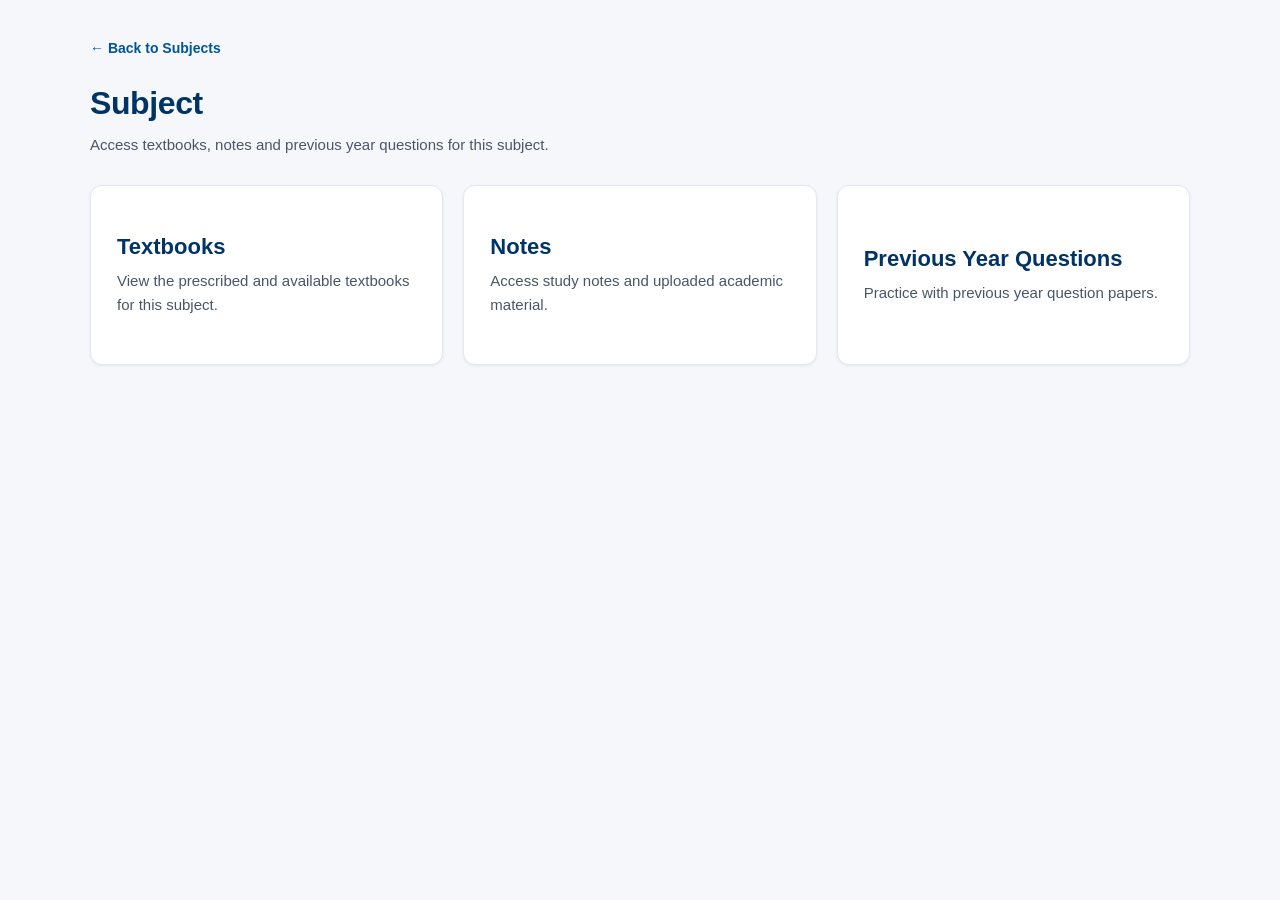
<file: subject-details.html>
<!DOCTYPE html>
<html lang="en">

<head>
    <meta charset="UTF-8">
    <meta name="viewport" content="width=device-width, initial-scale=1.0">

    <title>Subject | Student Semester Command Center</title>

    <link rel="stylesheet" href="style.css">
</head>

<body>

    <main class="container">

        <!-- Back to Subjects -->
        <a href="subjects.html" class="back-link">
            ← Back to Subjects
        </a>


        <!-- Subject Header -->
        <h1 id="subjectTitle">
            Subject
        </h1>

        <p class="subtitle">
            Access textbooks, notes and previous year questions for this subject.
        </p>


        <!-- Subject Resources -->
        <div class="option-cards">

            <!-- Textbooks -->
            <div
                class="option-card"
                onclick="openResource('textbook.html')"
            >

                <h2>Textbooks</h2>

                <p>
                    View the prescribed and available textbooks for this subject.
                </p>

            </div>


            <!-- Notes -->
            <div
                class="option-card"
                onclick="openResource('notes.html')"
            >

                <h2>Notes</h2>

                <p>
                    Access study notes and uploaded academic material.
                </p>

            </div>


            <!-- PYQs -->
            <div
                class="option-card"
                onclick="openResource('pyq.html')"
            >

                <h2>Previous Year Questions</h2>

                <p>
                    Practice with previous year question papers.
                </p>

            </div>

        </div>

    </main>


    <script>

        /* ==========================================
           GET SUBJECT FROM URL
           ========================================== */

        const params =
            new URLSearchParams(
                window.location.search
            );


        const subject =
            params.get("name");


        const subjectTitle =
            document.getElementById("subjectTitle");


        if (subject) {

            subjectTitle.textContent =
                subject;

        } else {

            subjectTitle.textContent =
                "Subject";

        }


        /* ==========================================
           OPEN RESOURCE
           ========================================== */

        function openResource(page) {

            if (!subject) {

                alert(
                    "No subject was selected."
                );

                return;
            }


            window.location.href =
                page +
                "?name=" +
                encodeURIComponent(subject);

        }

    </script>

</body>

</html>
</file>
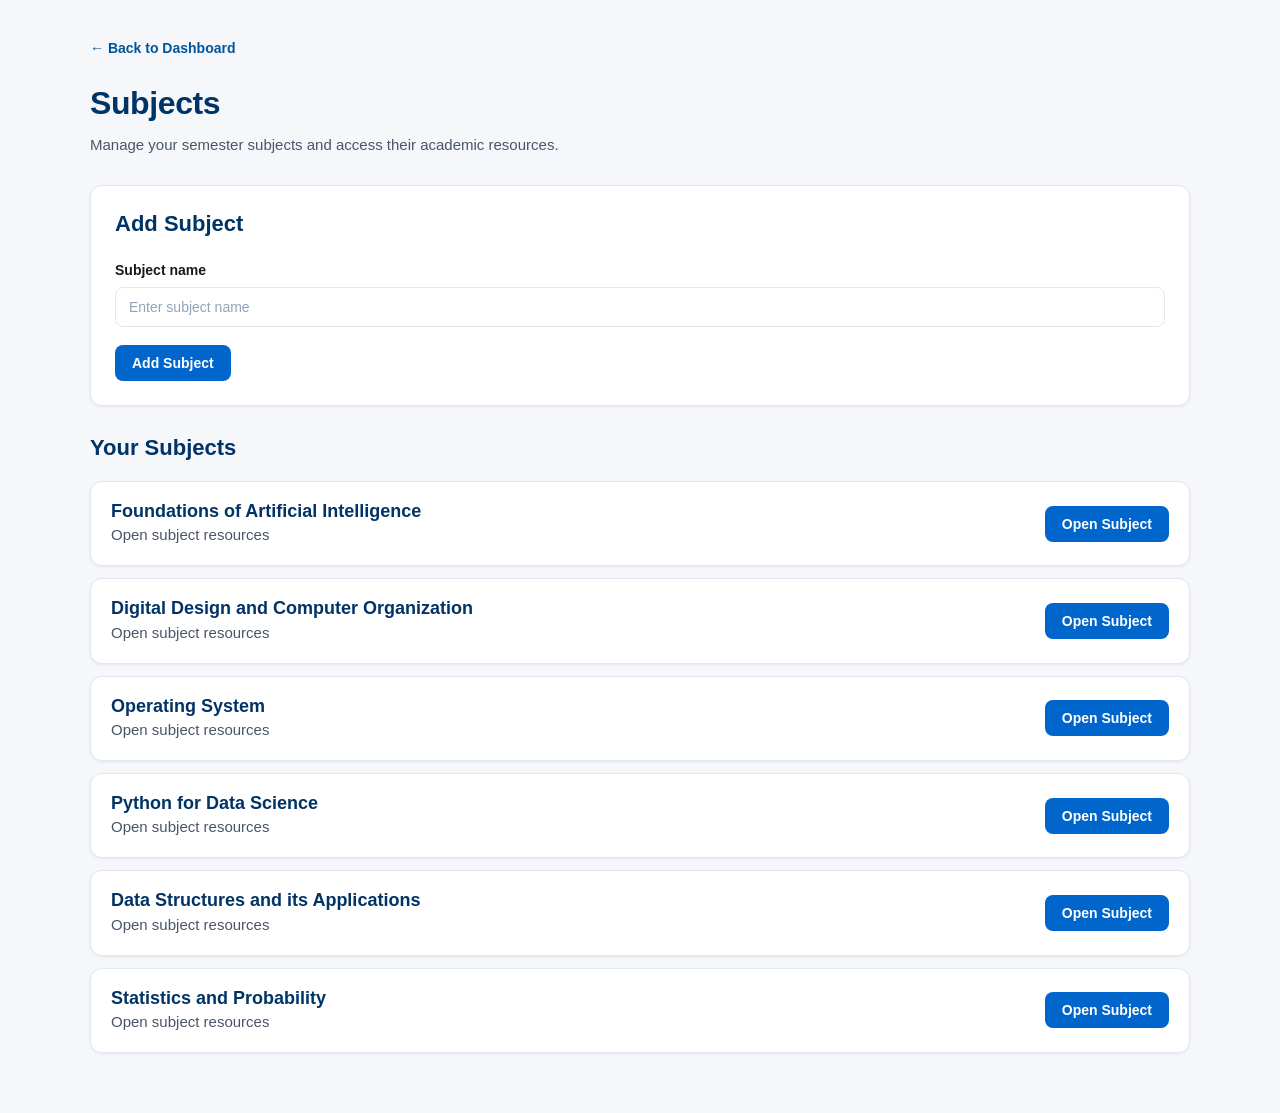
<file: subjects.html>
<!DOCTYPE html>
<html lang="en">

<head>
    <meta charset="UTF-8">
    <meta name="viewport" content="width=device-width, initial-scale=1.0">

    <title>Subjects | Student Semester Command Center</title>

    <link rel="stylesheet" href="style.css">
</head>

<body>

    <main class="container">

        <!-- Back to Dashboard -->
        <a href="index.html" class="back-link">
            ← Back to Dashboard
        </a>


        <!-- Page Header -->
        <h1>Subjects</h1>

        <p class="subtitle">
            Manage your semester subjects and access their academic resources.
        </p>


        <!-- Add Subject -->
        <div class="add-form">

            <h2>Add Subject</h2>

            <div class="form-group">

                <label for="subjectInput">
                    Subject name
                </label>

                <input
                    type="text"
                    id="subjectInput"
                    placeholder="Enter subject name"
                    autocomplete="off"
                >

            </div>

            <button onclick="addSubject()">
                Add Subject
            </button>

        </div>


        <!-- Subject List -->
        <section>

            <h2>Your Subjects</h2>

            <div id="subjectList" class="subject-list"></div>

        </section>

    </main>


    <script>

        /* ==========================================
           DEFAULT SUBJECTS
           ========================================== */

        const defaultSubjects = [
            "Statistics and Probability",
            "Data Structures and its Applications",
            "Python for Data Science",
            "Operating System",
            "Digital Design and Computer Organization",
            "Foundations of Artificial Intelligence"
        ];


        /* ==========================================
           LOAD SUBJECTS
           ========================================== */

        let subjects =
            JSON.parse(
                localStorage.getItem("studentSubjects")
            ) || [];


        /* Add missing default subjects */

        defaultSubjects.forEach(subject => {

            if (!subjects.includes(subject)) {
                subjects.unshift(subject);
            }

        });


        localStorage.setItem(
            "studentSubjects",
            JSON.stringify(subjects)
        );


        /* ==========================================
           DISPLAY SUBJECTS
           ========================================== */

        function displaySubjects() {

            const subjectList =
                document.getElementById("subjectList");


            subjectList.innerHTML = "";


            if (subjects.length === 0) {

                subjectList.innerHTML = `
                    <div class="empty-message">
                        No subjects added yet.
                    </div>
                `;

                return;
            }


            subjects.forEach((subject, index) => {

                const item =
                    document.createElement("div");

                item.className = "subject-item";


                const content =
                    document.createElement("div");


                const title =
                    document.createElement("h3");

                title.textContent = subject;


                const description =
                    document.createElement("p");

                description.textContent =
                    "Open subject resources";


                content.appendChild(title);
                content.appendChild(description);


                const actions =
                    document.createElement("div");

                actions.style.display = "flex";
                actions.style.gap = "8px";


                /* Open button */

                const openButton =
                    document.createElement("button");

                openButton.textContent =
                    "Open Subject";


                openButton.onclick = function () {
                    openSubject(subject);
                };


                actions.appendChild(openButton);


                /* Delete button */

                if (!defaultSubjects.includes(subject)) {

                    const deleteButton =
                        document.createElement("button");

                    deleteButton.textContent =
                        "Delete";

                    deleteButton.className =
                        "delete-btn";


                    deleteButton.onclick =
                        function () {

                            deleteSubject(index);

                        };


                    actions.appendChild(deleteButton);
                }


                item.appendChild(content);
                item.appendChild(actions);

                subjectList.appendChild(item);

            });

        }


        /* ==========================================
           ADD SUBJECT
           ========================================== */

        function addSubject() {

            const input =
                document.getElementById("subjectInput");


            const subject =
                input.value.trim();


            if (subject === "") {

                alert(
                    "Please enter a subject name."
                );

                return;
            }


            if (subjects.includes(subject)) {

                alert(
                    "This subject already exists."
                );

                return;
            }


            subjects.push(subject);


            localStorage.setItem(
                "studentSubjects",
                JSON.stringify(subjects)
            );


            input.value = "";


            displaySubjects();

        }


        /* ==========================================
           DELETE SUBJECT
           ========================================== */

        function deleteSubject(index) {

            const subject =
                subjects[index];


            if (defaultSubjects.includes(subject)) {

                alert(
                    "Default subjects cannot be deleted."
                );

                return;
            }


            const confirmed =
                confirm(
                    `Delete "${subject}"?`
                );


            if (!confirmed) {
                return;
            }


            subjects.splice(index, 1);


            localStorage.setItem(
                "studentSubjects",
                JSON.stringify(subjects)
            );


            displaySubjects();

        }


        /* ==========================================
           OPEN SUBJECT
           ========================================== */

        function openSubject(subject) {

            window.location.href =
                "subject-details.html?name=" +
                encodeURIComponent(subject);

        }


        /* ==========================================
           ENTER KEY SUPPORT
           ========================================== */

        document
            .getElementById("subjectInput")
            .addEventListener(
                "keydown",
                function (event) {

                    if (event.key === "Enter") {
                        addSubject();
                    }

                }
            );


        /* ==========================================
           INITIAL DISPLAY
           ========================================== */

        displaySubjects();

    </script>

</body>

</html>
</file>
<file: style.css>
/* =========================================================
   STUDENT SEMESTER COMMAND CENTER
   Global Design System
   ========================================================= */

/* ---------- Design Tokens ---------- */

:root {
    --primary-blue: #003366;
    --secondary-blue: #005599;
    --accent-blue: #0066CC;

    --background: #F5F7FA;
    --surface: #FFFFFF;

    --text-primary: #1A1A1A;
    --text-secondary: #4A5568;

    --border: #E2E8F0;

    --success: #2F855A;
    --warning: #D69E2E;
    --error: #C53030;
    --info: #2B6CB0;

    --shadow-sm: 0 1px 3px rgba(0, 51, 102, 0.08);
    --shadow-md: 0 4px 12px rgba(0, 51, 102, 0.10);
    --shadow-lg: 0 10px 30px rgba(0, 51, 102, 0.12);

    --radius-sm: 6px;
    --radius-md: 8px;
    --radius-lg: 12px;

    --max-width: 1100px;
}


/* ---------- Reset ---------- */

* {
    box-sizing: border-box;
}

html {
    scroll-behavior: smooth;
}

body {
    margin: 0;
    padding: 0;
    background: var(--background);
    color: var(--text-primary);
    font-family:
        Inter,
        -apple-system,
        BlinkMacSystemFont,
        "Segoe UI",
        Roboto,
        Arial,
        sans-serif;
    font-size: 15px;
    line-height: 1.6;
}


/* ---------- Typography ---------- */

h1,
h2,
h3,
h4,
h5,
h6 {
    margin-top: 0;
    color: var(--primary-blue);
    font-weight: 700;
    line-height: 1.3;
}

h1 {
    font-size: 32px;
    letter-spacing: -0.4px;
}

h2 {
    font-size: 22px;
}

h3 {
    font-size: 18px;
}

p {
    color: var(--text-secondary);
}

strong {
    font-weight: 600;
}

small {
    color: var(--text-secondary);
}


/* ---------- Links ---------- */

a {
    color: var(--secondary-blue);
    text-decoration: none;
}

a:hover {
    color: var(--accent-blue);
    text-decoration: underline;
}


/* =========================================================
   TOP BAR / NAVIGATION
   ========================================================= */

.top-bar {
    width: 100%;
    min-height: 64px;
    padding: 14px 28px;

    display: flex;
    align-items: center;
    justify-content: space-between;
    gap: 20px;

    background: var(--primary-blue);
    color: #FFFFFF;

    border-bottom: 1px solid rgba(255, 255, 255, 0.08);
}

.welcome-text {
    color: #FFFFFF;
    font-size: 15px;
    font-weight: 500;
}

.welcome-text strong {
    color: #FFFFFF;
    font-weight: 700;
}

.logout-btn {
    width: auto;
    margin: 0;
    padding: 8px 16px;

    background: transparent;
    color: #FFFFFF;

    border: 1px solid rgba(255, 255, 255, 0.55);
    border-radius: var(--radius-sm);

    font-family: inherit;
    font-size: 14px;
    font-weight: 600;

    cursor: pointer;
    transition:
        background 0.2s ease,
        border-color 0.2s ease;
}

.logout-btn:hover {
    background: rgba(255, 255, 255, 0.10);
    border-color: #FFFFFF;
}


/* =========================================================
   GENERAL PAGE CONTAINERS
   ========================================================= */

.dashboard,
.container {
    width: min(100% - 40px, var(--max-width));
    margin: 0 auto;
}

.dashboard {
    padding: 48px 0 60px;
}

.container {
    padding: 36px 0 60px;
}


/* =========================================================
   PAGE HEADERS
   ========================================================= */

.dashboard > h1,
.container > h1 {
    margin-bottom: 8px;
}

.dashboard > p,
.container > p {
    margin-top: 0;
    margin-bottom: 28px;
}

.subtitle {
    margin-top: -4px;
    margin-bottom: 28px;
    color: var(--text-secondary);
}


/* =========================================================
   DASHBOARD CARDS
   ========================================================= */

.cards {
    display: grid;
    grid-template-columns: repeat(4, minmax(0, 1fr));
    gap: 20px;
    margin-top: 32px;
}

.card {
    min-height: 190px;
    padding: 24px;

    display: flex;
    flex-direction: column;

    background: var(--surface);
    border: 1px solid var(--border);
    border-radius: var(--radius-lg);

    box-shadow: var(--shadow-sm);

    transition:
        transform 0.2s ease,
        box-shadow 0.2s ease,
        border-color 0.2s ease;
}

.card:hover {
    transform: translateY(-2px);
    border-color: #CBD5E1;
    box-shadow: var(--shadow-md);
}

.card h2 {
    margin-bottom: 12px;
    font-size: 19px;
    color: var(--primary-blue);
}

.card p {
    margin: 0;
    font-size: 15px;
    color: var(--text-secondary);
}

.card button {
    margin-top: auto;
    align-self: flex-start;
}


/* =========================================================
   BUTTONS
   ========================================================= */

button {
    border: none;
    border-radius: var(--radius-md);

    padding: 10px 17px;

    background: var(--accent-blue);
    color: #FFFFFF;

    font-family: inherit;
    font-size: 14px;
    font-weight: 600;

    cursor: pointer;

    transition:
        background 0.2s ease,
        transform 0.15s ease,
        box-shadow 0.2s ease;
}

button:hover {
    background: var(--secondary-blue);
    box-shadow: var(--shadow-sm);
}

button:active {
    transform: translateY(1px);
}

button:focus-visible {
    outline: 3px solid rgba(0, 102, 204, 0.25);
    outline-offset: 2px;
}


/* Secondary button */

.secondary-btn {
    background: #FFFFFF;
    color: var(--secondary-blue);
    border: 1px solid var(--border);
}

.secondary-btn:hover {
    background: #F8FAFC;
    color: var(--primary-blue);
    border-color: #CBD5E1;
}


/* Danger button */

.delete-btn {
    background: var(--error);
    color: #FFFFFF;
}

.delete-btn:hover {
    background: #9B2C2C;
}


/* Success button */

.success-btn {
    background: var(--success);
}

.success-btn:hover {
    background: #276749;
}


/* =========================================================
   FORMS
   ========================================================= */

form {
    width: 100%;
}

label {
    display: block;
    margin-bottom: 6px;

    color: var(--text-primary);
    font-size: 14px;
    font-weight: 600;
}

input,
select,
textarea {
    width: 100%;

    padding: 11px 13px;

    background: #FFFFFF;
    color: var(--text-primary);

    border: 1px solid var(--border);
    border-radius: var(--radius-md);

    font-family: inherit;
    font-size: 14px;

    outline: none;

    transition:
        border-color 0.2s ease,
        box-shadow 0.2s ease;
}

input::placeholder,
textarea::placeholder {
    color: #94A3B8;
}

input:focus,
select:focus,
textarea:focus {
    border-color: var(--accent-blue);
    box-shadow: 0 0 0 3px rgba(0, 102, 204, 0.10);
}

textarea {
    min-height: 120px;
    resize: vertical;
}

input[type="file"] {
    padding: 9px;
}

input[type="file"]::file-selector-button {
    margin-right: 10px;
    padding: 7px 11px;

    border: 1px solid var(--border);
    border-radius: var(--radius-sm);

    background: #F8FAFC;
    color: var(--text-primary);

    font-family: inherit;
    font-weight: 500;

    cursor: pointer;
}


/* =========================================================
   FORM GROUPS
   ========================================================= */

.form-group {
    margin-bottom: 18px;
}

.input-group {
    margin-bottom: 18px;
}

.form-actions {
    display: flex;
    flex-wrap: wrap;
    gap: 10px;
    margin-top: 20px;
}


/* =========================================================
   ADD / EDIT FORMS
   ========================================================= */

.add-form {
    margin-bottom: 28px;
    padding: 24px;

    background: var(--surface);
    border: 1px solid var(--border);
    border-radius: var(--radius-lg);

    box-shadow: var(--shadow-sm);
}

.add-form h2,
.add-form h3 {
    margin-bottom: 20px;
}


/* =========================================================
   BACK LINKS
   ========================================================= */

.back-link {
    display: inline-flex;
    align-items: center;
    gap: 6px;

    margin-bottom: 24px;

    color: var(--secondary-blue);
    font-size: 14px;
    font-weight: 600;
}

.back-link:hover {
    color: var(--accent-blue);
    text-decoration: none;
}


/* =========================================================
   SUBJECT LIST
   ========================================================= */

.subject-list {
    display: grid;
    gap: 12px;
}

.subject-item {
    display: flex;
    align-items: center;
    justify-content: space-between;
    gap: 16px;

    padding: 18px 20px;

    background: var(--surface);
    border: 1px solid var(--border);
    border-radius: var(--radius-lg);

    box-shadow: var(--shadow-sm);

    transition:
        border-color 0.2s ease,
        box-shadow 0.2s ease,
        transform 0.2s ease;
}

.subject-item:hover {
    border-color: #CBD5E1;
    box-shadow: var(--shadow-md);
}

.subject-item h3,
.subject-item p {
    margin: 0;
}

.subject-item h3 {
    color: var(--primary-blue);
}


/* =========================================================
   OPTION CARDS / SUBJECT DETAILS
   ========================================================= */

.option-cards {
    display: grid;
    grid-template-columns: repeat(3, minmax(0, 1fr));
    gap: 20px;
}

.option-card {
    min-height: 180px;
    padding: 26px;

    display: flex;
    flex-direction: column;
    justify-content: center;

    background: var(--surface);
    border: 1px solid var(--border);
    border-radius: var(--radius-lg);

    box-shadow: var(--shadow-sm);

    cursor: pointer;

    transition:
        transform 0.2s ease,
        box-shadow 0.2s ease,
        border-color 0.2s ease;
}

.option-card:hover {
    transform: translateY(-2px);
    border-color: #B8CCE0;
    box-shadow: var(--shadow-md);
}

.option-card h2,
.option-card h3 {
    margin-bottom: 8px;
}

.option-card p {
    margin: 0;
}


/* =========================================================
   TODO LIST
   ========================================================= */

.todo-list {
    display: grid;
    gap: 12px;
}

.todo-item {
    display: flex;
    align-items: center;
    justify-content: space-between;
    gap: 16px;

    padding: 16px 18px;

    background: var(--surface);
    border: 1px solid var(--border);
    border-radius: var(--radius-md);

    box-shadow: var(--shadow-sm);
}

.todo-item p {
    margin: 0;
    color: var(--text-primary);
}

.todo-actions {
    display: flex;
    gap: 8px;
    flex-shrink: 0;
}


/* =========================================================
   TOPICS / PROGRESS
   ========================================================= */

.topic-list {
    display: grid;
    gap: 14px;
}

.topic-item {
    padding: 20px;

    background: var(--surface);
    border: 1px solid var(--border);
    border-radius: var(--radius-lg);

    box-shadow: var(--shadow-sm);
}

.topic-item h3 {
    margin-bottom: 6px;
}

.topic-item p {
    margin: 4px 0;
}

.progress-container {
    width: 100%;
    height: 9px;

    margin: 14px 0 10px;

    overflow: hidden;

    background: #E9EEF5;
    border-radius: 999px;
}

.progress-bar {
    height: 100%;
    background: var(--success);
    border-radius: inherit;

    transition: width 0.3s ease;
}

.progress-text {
    color: var(--text-secondary);
    font-size: 13px;
    font-weight: 600;
}


/* =========================================================
   RESOURCE CARDS
   Used for Notes / PYQs / Textbooks
   ========================================================= */

.resource-list {
    display: grid;
    gap: 14px;
}

.resource-card {
    padding: 20px;

    background: var(--surface);
    border: 1px solid var(--border);
    border-radius: var(--radius-lg);

    box-shadow: var(--shadow-sm);
}

.resource-card h3 {
    margin-bottom: 8px;
}

.resource-card p {
    margin: 6px 0;
}

.resource-card .resource-meta {
    color: var(--text-secondary);
    font-size: 13px;
}


/* =========================================================
   EMPTY STATES
   ========================================================= */

.empty,
.empty-message {
    padding: 40px 20px;

    text-align: center;

    background: var(--surface);
    border: 1px dashed #CBD5E1;
    border-radius: var(--radius-lg);

    color: var(--text-secondary);
}


/* =========================================================
   STATUS LABELS
   ========================================================= */

.status {
    display: inline-flex;
    align-items: center;

    padding: 4px 9px;

    border-radius: 999px;

    font-size: 12px;
    font-weight: 600;
}

.status-completed {
    background: #E6FFFA;
    color: var(--success);
}

.status-pending {
    background: #FFF8E1;
    color: #975A16;
}

.status-info {
    background: #EBF8FF;
    color: var(--info);
}

.status-error {
    background: #FFF5F5;
    color: var(--error);
}


/* =========================================================
   ERROR / MESSAGE
   ========================================================= */

.error {
    margin-top: 10px;
    color: var(--error);
    font-size: 14px;
}

.success-message {
    margin-top: 10px;
    color: var(--success);
    font-size: 14px;
}

.info-message {
    margin-top: 10px;
    color: var(--info);
    font-size: 14px;
}


/* =========================================================
   LOGIN PAGE
   ========================================================= */

.login-page {
    min-height: 100vh;

    display: flex;
    align-items: center;
    justify-content: center;

    padding: 24px;

    background: var(--background);
}

.login-box {
    width: min(100%, 420px);

    padding: 36px;

    background: var(--surface);

    border: 1px solid var(--border);
    border-radius: var(--radius-lg);

    box-shadow: var(--shadow-lg);
}

.login-box h1 {
    margin-bottom: 8px;
    font-size: 27px;
}

.login-box > p {
    margin-top: 0;
    margin-bottom: 26px;
}

.login-btn {
    width: 100%;
    margin-top: 8px;
}


/* =========================================================
   CALENDAR
   ========================================================= */

.calendar-list {
    display: grid;
    gap: 14px;
}

.calendar-event {
    padding: 20px;

    background: var(--surface);
    border: 1px solid var(--border);
    border-radius: var(--radius-lg);

    box-shadow: var(--shadow-sm);
}

.calendar-event h3 {
    margin-bottom: 6px;
}

.calendar-event p {
    margin: 5px 0;
}

.event-date {
    color: var(--secondary-blue);
    font-weight: 600;
}

.days-remaining {
    color: var(--text-secondary);
    font-size: 13px;
}


/* =========================================================
   TABLE-LIKE LAYOUTS
   ========================================================= */

.table-header,
.resource-header {
    display: grid;
    gap: 16px;

    padding: 12px 16px;

    background: #F8FAFC;

    border: 1px solid var(--border);
    border-radius: var(--radius-md);

    color: var(--text-secondary);

    font-size: 13px;
    font-weight: 600;
}


/* =========================================================
   HORIZONTAL RULE
   ========================================================= */

hr {
    margin: 28px 0;

    border: 0;
    border-top: 1px solid var(--border);
}


/* =========================================================
   UTILITY CLASSES
   ========================================================= */

.text-primary {
    color: var(--text-primary);
}

.text-secondary {
    color: var(--text-secondary);
}

.text-blue {
    color: var(--secondary-blue);
}

.text-success {
    color: var(--success);
}

.text-warning {
    color: var(--warning);
}

.text-error {
    color: var(--error);
}

.text-center {
    text-align: center;
}

.hidden {
    display: none !important;
}

.full-width {
    width: 100%;
}


/* =========================================================
   RESPONSIVE DESIGN
   ========================================================= */

@media (max-width: 950px) {

    .cards {
        grid-template-columns: repeat(2, minmax(0, 1fr));
    }

    .option-cards {
        grid-template-columns: repeat(2, minmax(0, 1fr));
    }
}


@media (max-width: 700px) {

    .top-bar {
        padding: 12px 18px;
    }

    .dashboard,
    .container {
        width: min(100% - 28px, var(--max-width));
    }

    .dashboard {
        padding-top: 32px;
    }

    .container {
        padding-top: 28px;
    }

    h1 {
        font-size: 27px;
    }

    .cards,
    .option-cards {
        grid-template-columns: 1fr;
    }

    .card {
        min-height: 160px;
    }

    .subject-item {
        align-items: flex-start;
        flex-direction: column;
    }

    .subject-item button {
        width: 100%;
    }

    .todo-item {
        align-items: flex-start;
        flex-direction: column;
    }

    .todo-actions {
        width: 100%;
    }

    .todo-actions button {
        flex: 1;
    }

    .add-form {
        padding: 20px;
    }

    .login-box {
        padding: 28px 22px;
    }
}


@media (max-width: 480px) {

    .top-bar {
        align-items: flex-start;
        flex-direction: column;
        gap: 10px;
    }

    .logout-btn {
        width: 100%;
    }

    .dashboard,
    .container {
        width: min(100% - 20px, var(--max-width));
    }

    .dashboard {
        padding-top: 26px;
    }

    h1 {
        font-size: 24px;
    }

    h2 {
        font-size: 20px;
    }

    .card,
    .option-card,
    .topic-item,
    .resource-card,
    .calendar-event {
        padding: 18px;
    }

    .form-actions {
        flex-direction: column;
    }

    .form-actions button {
        width: 100%;
    }
}
/* =========================================================
   FULL MONTH CALENDAR GRID
   ========================================================= */

   .calendar-card {
    overflow: hidden;
}

.calendar-toolbar {
    display: flex;
    align-items: center;
    justify-content: space-between;
    gap: 16px;
    margin-bottom: 20px;
}

.calendar-navigation {
    display: flex;
    align-items: center;
    gap: 8px;
}

.calendar-toolbar h2 {
    margin: 0;
    color: #003366;
    font-size: 1.35rem;
    font-weight: 700;
}

.calendar-wrapper {
    width: 100%;
    border: 1px solid #E2E8F0;
    border-radius: 10px;
    overflow: hidden;
    background: #FFFFFF;
}

.calendar-weekdays {
    display: grid;
    grid-template-columns: repeat(7, minmax(0, 1fr));
    background: #F5F7FA;
    border-bottom: 1px solid #E2E8F0;
}

.calendar-weekdays div {
    padding: 12px 8px;
    text-align: center;
    font-size: 0.82rem;
    font-weight: 700;
    color: #4A5568;
    border-right: 1px solid #E2E8F0;
}

.calendar-weekdays div:last-child {
    border-right: none;
}

.calendar-grid {
    display: grid;
    grid-template-columns: repeat(7, minmax(0, 1fr));
}

.calendar-day {
    min-height: 115px;
    padding: 8px;
    border-right: 1px solid #E2E8F0;
    border-bottom: 1px solid #E2E8F0;
    background: #FFFFFF;
    overflow: hidden;
}

.calendar-day:nth-child(7n) {
    border-right: none;
}

.calendar-day-number {
    width: 28px;
    height: 28px;
    display: flex;
    align-items: center;
    justify-content: center;
    margin-bottom: 6px;
    border-radius: 50%;
    font-size: 0.85rem;
    font-weight: 600;
    color: #1A1A1A;
}

.calendar-day-other {
    background: #F8FAFC;
}

.calendar-day-other .calendar-day-number {
    color: #A0AEC0;
}

.calendar-day-today {
    background: #F5F9FF;
}

.calendar-day-today .calendar-day-number {
    background: #0066CC;
    color: #FFFFFF;
}

.calendar-day-events {
    display: flex;
    flex-direction: column;
    gap: 4px;
}

.calendar-event-item {
    display: flex;
    align-items: center;
    gap: 5px;
    width: 100%;
    padding: 4px 6px;
    border-radius: 5px;
    cursor: pointer;
    transition: background 0.15s ease;
    overflow: hidden;
}

.calendar-event-item:hover {
    background: #F5F7FA;
}

.calendar-event-dot {
    width: 7px;
    height: 7px;
    flex: 0 0 7px;
    border-radius: 50%;
    background: #0066CC;
}

.calendar-event-title {
    min-width: 0;
    overflow: hidden;
    text-overflow: ellipsis;
    white-space: nowrap;
    font-size: 0.75rem;
    font-weight: 600;
    color: #1A1A1A;
}

.calendar-event-official .calendar-event-dot {
    background: #003366;
}

.calendar-event-personal .calendar-event-dot {
    background: #2F855A;
}

.calendar-event-completed {
    opacity: 0.55;
}

.calendar-event-completed .calendar-event-title {
    text-decoration: line-through;
}


/* =========================================================
   CALENDAR RESPONSIVE DESIGN
   ========================================================= */

@media (max-width: 768px) {

    .calendar-toolbar {
        flex-direction: column;
        align-items: stretch;
    }

    .calendar-toolbar h2 {
        order: -1;
        text-align: center;
    }

    .calendar-navigation {
        justify-content: center;
    }

    .calendar-day {
        min-height: 90px;
        padding: 5px;
    }

    .calendar-weekdays div {
        padding: 9px 3px;
        font-size: 0.7rem;
    }

    .calendar-day-number {
        width: 24px;
        height: 24px;
        font-size: 0.75rem;
    }

    .calendar-event-item {
        padding: 3px 4px;
    }

    .calendar-event-title {
        font-size: 0.68rem;
    }

    .calendar-event-dot {
        width: 6px;
        height: 6px;
        flex-basis: 6px;
    }
}


@media (max-width: 480px) {

    .calendar-day {
        min-height: 72px;
        padding: 4px;
    }

    .calendar-weekdays div {
        font-size: 0.62rem;
    }

    .calendar-event-title {
        font-size: 0.6rem;
    }

    .calendar-event-dot {
        display: none;
    }
}
</file>
